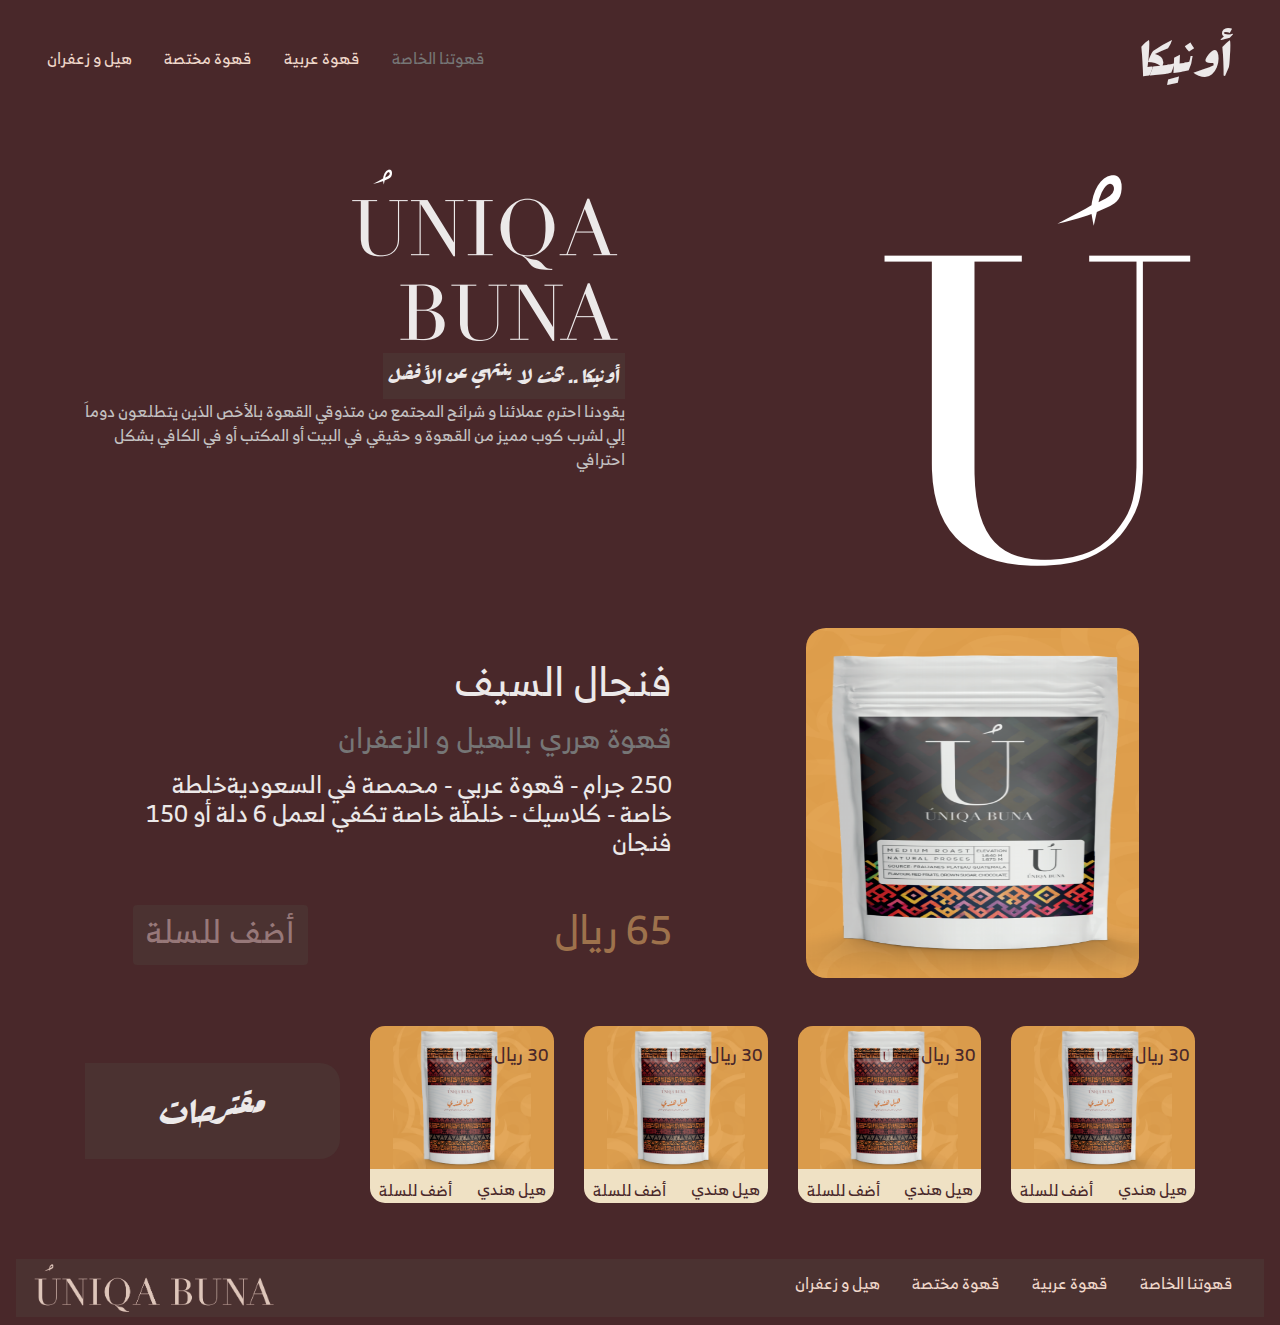
<file: product.html>
<!DOCTYPE html>
<html lang="ar">
  <head>
    <meta charset="utf-8">
    <meta name="viewport" content="width=device-width, initial-scale=1.0 maximum-scale=1">
    <title>site title </title>

    <link rel="preconnect" href="https://fonts.gstatic.com">
    <link href="https://fonts.googleapis.com/css2?family=Aref+Ruqaa&display=swap" rel="stylesheet">
    <link href="https://fonts.googleapis.com/css2?family=Rakkas&display=swap" rel="stylesheet">
    <link href="https://fonts.googleapis.com/css2?family=Amiri:ital,wght@0,700;1,400&display=swap" rel="stylesheet">
    <link href="css/animate.css" rel="stylesheet">
    <link href="css/bootstrap.min.css" rel="stylesheet">
    <link href="css/style.css" rel="stylesheet">
    <!-- <script src="https://kit.fontawesome.com/d24b72e522.js" crossorigin="anonymous"></script> -->
  </head>
  <body>

    <!--page in lg-->
    <section class="hide-up">

        <nav class="navbar navbar-expand-lg navbar-light rlt ">
            <div class="container-fluid">
              <a class="navbar-brand color-main ff-n" href="#" style="font-size: 60px;">أونيكا</a>
              <div class="justify-content-end">
                <div class="navbar-nav flex-row" id="nnaavv">
                  <a class="p-3 color-main-two Nav-link-active" href="#">قهوتنا الخاصة</a>
                  <a class="p-3 color-main-two" href="#">قهوة عربية</a>
                  <a class="p-3 color-main-two" href="#">قهوة مختصة</a>
                  <a class="p-3 color-main-two" href="#">هيل و زعفران</a>
    
                </div>
              </div>
            </div>
        </nav>
    
        <div class="container exexex">
    
            <section class="row my-5">
                <div class="col text-right">
                    <img src="img/logo2.png" class="mb-2">
                    <h4><mark class="ff-n mark color-main" style="background-color: #4b3231;">أونيكا .. بحث لا ينتهي عن الأفضل</mark></h4>
                    <p class="mt-2">يقودنا احترم عملائنا و شرائح المجتمع من متذوقي القهوة بالأخص الذين يتطلعون دوماَ إلي لشرب كوب مميز من القهوة و حقيقي في البيت 
                        أو المكتب أو في الكافي بشكل احترافي
                    </p>
                </div>
                <div class="col text-right">
                    <img src="img/logo.png">
                </div>
            </section>
    
           
            <section class="row my-5">
                
                <div class="col m-auto">
                    <div class="text-right py-2 px-5 ">
                        <h1 class="color-main my-3"> فنجال السيف</h1>
                        <h3 class="color-gray">قهوة هرري بالهيل و الزعفران</h3>
                        <h4 class="color-main my-3 rlt">250 جرام - قهوة عربي - محمصة في السعوديةخلطة خاصة - كلاسيك - خلطة خاصة تكفي لعمل 6 دلة  أو 150 فنجان</h4>
                        <div class="d-flex justify-content-between mt-5">
                            <button class="btn color-btn-2 btn-red-hover" style="box-shadow: none;background-color: #4b3231;"><h2>أضف للسلة</h2></button>
                            <h1 class="color-brown rlt">65 ريال</h1>
                        </div>
    
                    </div>
                </div>
    
                <div class="col-5 text-center">
                    <img src="img/pro2.png" class="w-75 main-img">
                </div>
    
            </section>
    
            <section class="row mt-5">
    
                <div class="col m-auto" >
                    <h1 class="ff-n color-main py-4 px-3 text-center border-20" style="background-color: #4b3231;border-radius:0 20px 20px 0;">  مقترحات</h1>
                </div>
    
                <div class="col-9" >
    
                   <div class="row">

                    <div class="col-3 position-relative" >
                        <span class="position-absolute color-red rlt free-price">30 ريال </span>
                        <div class="text-center bordert-20" style="background-color: #da9b4b;">
                            <img src="img/pro-3.png" class="img-w-sub bordert-20" style="">
                        </div>
                        <div class="text-right px-2 pt-2 borderb-20" style="background-color: #efe1c4;">
                            <div class="d-flex justify-content-between">
                                <button class="btn color-red p-0 btn-red-hover pro-b-f" style="box-shadow: none;">أضف للسلة</button>
                                <span class="color-red pro-b-f">هيل هندي</span>
                            </div>

                        </div>
                    </div>

                    <div class="col-3 position-relative" >
                        <span class="position-absolute color-red rlt free-price">30 ريال </span>
                        <div class="text-center bordert-20" style="background-color: #da9b4b;">
                            <img src="img/pro-3.png" class="img-w-sub bordert-20" style="">
                        </div>
                        <div class="text-right px-2 pt-2 borderb-20" style="background-color: #efe1c4;">
                            <div class="d-flex justify-content-between">
                                <button class="btn color-red p-0 btn-red-hover pro-b-f" style="box-shadow: none;">أضف للسلة</button>
                                <span class="color-red pro-b-f">هيل هندي</span>
                            </div>

                        </div>
                    </div>

                    <div class="col-3 position-relative" >
                        <span class="position-absolute color-red rlt free-price">30 ريال </span>
                        <div class="text-center bordert-20" style="background-color: #da9b4b;">
                            <img src="img/pro-3.png" class="img-w-sub bordert-20" style="">
                        </div>
                        <div class="text-right px-2 pt-2 borderb-20" style="background-color: #efe1c4;">
                            <div class="d-flex justify-content-between">
                                <button class="btn color-red p-0 btn-red-hover pro-b-f" style="box-shadow: none;">أضف للسلة</button>
                                <span class="color-red pro-b-f">هيل هندي</span>
                            </div>

                        </div>
                    </div>

                    <div class="col-3 position-relative" >
                        <span class="position-absolute color-red rlt free-price">30 ريال </span>
                        <div class="text-center bordert-20" style="background-color: #da9b4b;">
                            <img src="img/pro-3.png" class="img-w-sub bordert-20" style="">
                        </div>
                        <div class="text-right px-2 pt-2 borderb-20" style="background-color: #efe1c4;">
                            <div class="d-flex justify-content-between">
                                <button class="btn color-red p-0 btn-red-hover pro-b-f" style="box-shadow: none;">أضف للسلة</button>
                                <span class="color-red pro-b-f">هيل هندي</span>
                            </div>

                        </div>
                    </div>
    
                </div>
                
            </section>
    
        </div>
    
        <nav class="navbar navbar-expand-lg navbar-light rlt mt-5">
            <div class="container-fluid flex-nowrap " style="background-color: #4b3231">
              <div class="justify-content-end" >
                <div class="navbar-nav flex-row">
                    <a class="px-3 color-main-two" href="#"><h6>قهوتنا الخاصة</h6></a>
                    <a class="px-3 color-main-two" href="#"><h6>قهوة عربية</h6></a>
                    <a class="px-3 color-main-two" href="#"><h6>قهوة مختصة</h6></a>
                    <a class="px-3 color-main-two" href="#"><h6>هيل و زعفران</h6></a>
      
                  </div>
              </div>
              <img src="img/logo-sm.png" style="width: 20%;">
            </div>
        </nav>

    </section>

    <!--page in md-->

    <section class=" mb-0 pb-0 hide-down">

        <nav class="row p-3">

            <div class="col">
                <img src="img/logo-sm.png" class="w-75 logo-sm"> 
            </div>

            <a href="./cart.html" class="col-3 text-right">
                <img src="img/shopping-cart.svg" class=" shopping-cart mt-3">
            </a>

        </nav>

        <section class="container">

            <nav class="mt-5">

                <div class="d-flex flex-row justify-content-between">
                    <a class="p-1 color-main-two rb" href="#"><h6>سياسة الشراء</h6></a>
                    <a class="p-1 color-main-two rb" href="#"><h6> عن أونيكا</h6></a>
                    <a class="p-1 color-main-two rb" href="#"><h6> المنتجات</h6></a>
                    <a class="p-1 color-main-two rb" href="#"><h6> الرئيسية</h6></a>
               </div>
                
            </nav>

        
           

            <section class="row my-b  mt-3" >

                <div class="col-12 text-center ">
                    <div class="position-relative m-auto" style="width: fit-content;">
                        <img src="img/pro2.png" class="pro-img-img" style="border-radius: 20px !important;">
                        <img src="img/new.png" id="new" class=" position-absolute">
                    </div>
                </div>
 
                <div class="col-12" >
                    <div class="text-right py-2 pr-4">
                        <div class="">
                            <h2 class="color-main my-3"> فنجال السيف</h2>
                        <h5 class="color-main">قهوة هرري بالهيل و الزعفران</h5>
                        <p class="color-main my-3 rlt">250 جرام - قهوة عربي - محمصة في السعوديةخلطة خاصة - كلاسيك - خلطة خاصة تكفي لعمل 6 دلة  أو 150 فنجان</p>
                        </div>
                        <div class="d-flex justify-content-between mb-4">
                            <button class="btn color-brown btn-red-hover" style="box-shadow: none;"><h2>أضف للسلة</h2></button>
                            <h2 class="color-brown rlt">65 ريال</h2>
                        </div>
    
                    </div>
                </div>

    
            </section> 
           
        </section>


        

    </section>

    
    <nav class="rlt position-fixed w-100 mb-0 pb-0 hide-down" style="bottom: 0;z-index: 20;" >
        <div class="d-flex flex-row justify-content-around nav-but pr-2" style="background-color: #4b3231;">
            <a class="p-1 color-main-two rb" href="#">قهوتنا الخاصة</a>
            <a class="p-1 color-main-two rb" href="#">قهوة عربية</a>
            <a class="p-1 color-main-two rb" href="#">قهوة مختصة</a>
            <a class="p-1 color-main-two rb" href="#">هيل و زعفران</a>

        </div>
    </nav>


    
    <script src="js/app.js"></script>

  </body>

</html>
</file>
<file: css/style.css>
* {
  -webkit-box-sizing: border-box;
          box-sizing: border-box;
  padding: 0;
  margin: 0; }

html {
  scroll-behavior: smooth; }

@font-face {
  font-family: 'rb';
  src: url("./../font/RB Regular.ttf"); }

body {
  font-family: 'rb','Amiri', serif;
  overflow-x: hidden !important;
  background-color: #49282a !important;
  color: #c4c2c2 !important; }

@font-face {
  font-family: 'woodmart-font';
  src: url("./../font/woodmart-font.woff"); }

.cd {
  font-family: 'Aref Ruqaa', serif !important; }

.added_to_cart {
  display: block;
  color: #767676 !important; }

.rlt {
  direction: rtl !important; }

.llt {
  direction: ltr !important; }

.float-right {
  float: right !important; }

.color-main {
  color: #ece9e9 !important; }

.ff-n {
  font-family: 'Rakkas', cursive, sans-serif; }

.bordert-20 {
  border-radius: 15px 15px 0 0 !important; }

.borderb-20 {
  border-radius: 0 0 15px 15px !important; }

.color-red {
  color: #49282a !important; }

.color-gray {
  color: #767676 !important; }

.color-main-two {
  color: #f0d8cb !important; }

.color-brown {
  color: #9e724c !important; }

.bg-brown {
  background-color: #9e724c !important; }

.color-btn-2 {
  color: #977879 !important; }

.btn-red-hover:hover {
  color: #767676 !important; }

.Nav-link-active {
  color: #767676 !important; }

@media (max-width: 767px) {
  .hide-up {
    display: none !important; } }

@media (min-width: 767px) {
  .hide-down {
    display: none !important; } }

.shopping-cart {
  width: 40%; }
  @media (max-width: 450px) {
    .shopping-cart {
      width: 60%; } }

@media (max-width: 450px) {
  .logo-sm {
    width: 90% !important; } }

.nav-but a {
  font-size: .91rem; }
  @media (max-width: 325px) {
    .nav-but a {
      font-size: .85rem; } }

ul, ol {
  padding: 0; }

a {
  text-decoration: none !important; }

.header {
  display: -webkit-box;
  display: -ms-flexbox;
  display: flex;
  -webkit-box-orient: horizontal;
  -webkit-box-direction: normal;
  -ms-flex-direction: row;
  flex-direction: row;
  -webkit-box-pack: justify;
  -ms-flex-pack: justify;
  justify-content: space-between;
  margin: 20px; }

.header .Main_title p {
  font-size: 55px;
  color: #807f7f;
  font-weight: 900;
  text-align: right; }

.header .transfer {
  display: -webkit-box;
  display: -ms-flexbox;
  display: flex;
  -webkit-box-orient: horizontal;
  -webkit-box-direction: normal;
  -ms-flex-direction: row;
  flex-direction: row; }

.header .transfer .btn_tran,
.header .transfer .a_tran {
  cursor: pointer;
  font-size: 35px;
  color: #c9c9c9;
  margin: 0 7px; }

.navbar .Heart_icon .h,
.navbar .buy_icon .h {
  text-decoration: none; }

.navbar .Heart_icon i,
.navbar .buy_icon i {
  font-size: 27; }

.navbar .Heart_icon span,
.navbar .buy_icon span {
  position: absolute;
  top: -10px;
  right: -10px;
  font-weight: 500;
  font-size: 12px;
  color: #fff;
  padding: 0px 4px;
  border-radius: 2px;
  background-color: #da9b4b; }

.navbar .Heart_icon img,
.navbar .buy_icon img {
  width: 100%;
  height: 100%;
  cursor: pointer; }

.header .transfer .btn_tran {
  background-color: transparent;
  outline: none;
  border: none;
  height: -webkit-fit-content;
  height: -moz-fit-content;
  height: fit-content; }

.sp_header {
  -webkit-box-pack: end;
  -ms-flex-pack: end;
  justify-content: flex-end;
  margin-top: 0; }

.sp_header .Main_title p {
  color: #fff; }

.shopping-cart22 {
  width: 15%; }

@media (max-width: 992px) {
  .shopping-cart22 {
    width: 25%; } }

.navbar .buy_icon {
  width: 40px;
  margin-top: 15px;
  position: relative; }

.navbar .dropdown {
  position: relative;
  display: inline-block; }

.navbar .dropdown .arr {
  position: absolute;
  top: 20px;
  left: 17px;
  width: 25px;
  height: 25px;
  background-color: #1f2040;
  -webkit-transform: rotateZ(45deg);
  -ms-transform: rotate(45deg);
  transform: rotateZ(45deg);
  display: none; }

.navbar .dropdown .arr_style {
  background-color: #fff;
  top: 45px;
  left: 10px; }

@media (max-width: 767px) {
  .navbar .dropdown .arr_style {
    left: 5px; } }

.navbar .dropdown .dropdown-content {
  display: none;
  position: absolute;
  top: 25px;
  left: 10px;
  background-color: #1f2040;
  min-width: 380px;
  -webkit-box-shadow: 0px 8px 16px 0px rgba(0, 0, 0, 0.2);
  box-shadow: 0px 8px 16px 0px rgba(0, 0, 0, 0.2);
  padding: 12px 20px;
  z-index: 100;
  -webkit-box-orient: horizontal;
  -webkit-box-direction: normal;
  -ms-flex-direction: row;
  flex-direction: row; }

@media (max-width: 767px) {
  .navbar .dropdown .dropdown-content {
    left: -110px; } }

@media (max-width: 567px) {
  .navbar .dropdown .dropdown-content {
    min-width: auto;
    -webkit-box-orient: vertical;
    -webkit-box-direction: normal;
    -ms-flex-direction: column;
    flex-direction: column;
    width: 220px;
    left: -65px; } }

.navbar .dropdown .dropdown-content .part_one_dropdown {
  width: 60%;
  display: -webkit-box;
  display: -ms-flexbox;
  display: flex;
  -webkit-box-orient: vertical;
  -webkit-box-direction: normal;
  -ms-flex-direction: column;
  flex-direction: column;
  margin-right: 10px; }

@media (max-width: 567px) {
  .navbar .dropdown .dropdown-content .part_one_dropdown {
    width: 100%;
    -webkit-box-align: center;
    -ms-flex-align: center;
    align-items: center; } }

.navbar .dropdown .dropdown-content .part_one_dropdown p {
  width: 100%;
  color: #fff;
  text-align: right;
  margin-bottom: 12px; }

@media (max-width: 567px) {
  .navbar .dropdown .dropdown-content .part_one_dropdown p {
    text-align: center; } }

.navbar .dropdown .dropdown-content .part_one_dropdown ul {
  display: -webkit-box;
  display: -ms-flexbox;
  display: flex;
  -webkit-box-orient: vertical;
  -webkit-box-direction: normal;
  -ms-flex-direction: column;
  flex-direction: column;
  -ms-flex-wrap: wrap;
  flex-wrap: wrap; }

.navbar .dropdown .dropdown-content .part_one_dropdown ul li {
  color: #fff;
  margin: 5px 0;
  font-weight: 300;
  cursor: pointer; }

.navbar .dropdown .dropdown-content .part_one_dropdown ul li:hover {
  text-decoration: underline; }

.navbar .dropdown .dropdown-content .part_two_dropdown {
  width: 40%;
  display: -webkit-box;
  display: -ms-flexbox;
  display: flex;
  -webkit-box-orient: vertical;
  -webkit-box-direction: normal;
  -ms-flex-direction: column;
  flex-direction: column; }

@media (max-width: 567px) {
  .navbar .dropdown .dropdown-content .part_two_dropdown {
    width: 100%;
    margin-right: 10px;
    margin-top: 20px;
    -webkit-box-align: center;
    -ms-flex-align: center;
    align-items: center; } }

.navbar .dropdown .dropdown-content .part_two_dropdown p {
  width: 100%;
  text-align: right;
  margin-bottom: 12px;
  color: #fff; }

@media (max-width: 567px) {
  .navbar .dropdown .dropdown-content .part_two_dropdown p {
    text-align: center; } }

.navbar .dropdown .dropdown-content .part_two_dropdown ul {
  display: -webkit-box;
  display: -ms-flexbox;
  display: flex;
  -webkit-box-orient: vertical;
  -webkit-box-direction: normal;
  -ms-flex-direction: column;
  flex-direction: column;
  -ms-flex-wrap: wrap;
  flex-wrap: wrap; }

.navbar .dropdown .dropdown-content .part_two_dropdown ul li {
  color: #fff;
  margin: 5px 0;
  font-weight: 300;
  cursor: pointer; }

.navbar .dropdown .dropdown-content .part_two_dropdown ul li:hover {
  text-decoration: underline; }

.navbar .dropdown .style {
  display: none;
  text-align: center;
  -webkit-box-orient: vertical;
  -webkit-box-direction: normal;
  -ms-flex-direction: column;
  flex-direction: column;
  position: absolute;
  background-color: #f9f9f9;
  -webkit-box-shadow: 0px 8px 16px 0px rgba(0, 0, 0, 0.2);
  box-shadow: 0px 8px 16px 0px rgba(0, 0, 0, 0.2);
  z-index: 100;
  top: 45px;
  left: 5px;
  width: 380px;
  padding: 12px 0; }

@media (max-width: 767px) {
  .navbar .dropdown .style {
    direction: rtl;
    left: -345px; } }

@media (max-width: 400px) {
  .navbar .dropdown .style {
    width: 300px;
    left: -260px; } }

.navbar .dropdown .style .buy_head {
  width: 100%;
  display: -webkit-box;
  display: -ms-flexbox;
  display: flex;
  -webkit-box-orient: horizontal;
  -webkit-box-direction: normal;
  -ms-flex-direction: row;
  flex-direction: row;
  -webkit-box-pack: justify;
  -ms-flex-pack: justify;
  justify-content: space-between;
  padding: 0 10px;
  border-bottom: 2px solid #949599; }

@media (max-width: 400px) {
  .navbar .dropdown .style .buy_head {
    -webkit-box-orient: vertical;
    -webkit-box-direction: normal;
    -ms-flex-direction: column;
    flex-direction: column;
    text-align: center; } }

.navbar .dropdown .style .buy_head .t1 {
  font-size: 18px;
  color: #49282a;
  margin-bottom: 10px; }

.navbar .dropdown .style .buy_head .t2 {
  color: #9e724c; }

.navbar .dropdown .style .buy_head .t2 span {
  color: #9e724c; }

.navbar .dropdown .style ::-webkit-scrollbar {
  width: 8px;
  height: 8px; }

.navbar .dropdown .style ::-webkit-scrollbar-track {
  background: #949599; }

.navbar .dropdown .style ::-webkit-scrollbar-thumb {
  background: #713c97; }

.navbar .dropdown .style ::-webkit-scrollbar-thumb:hover {
  background: #44265a; }

.navbar .dropdown .style .buy_all_products {
  width: 100%;
  max-height: 225px;
  overflow-y: scroll;
  padding: 0 20px;
  margin: 10px 0;
  display: -webkit-box;
  display: -ms-flexbox;
  display: flex;
  -webkit-box-orient: vertical;
  -webkit-box-direction: normal;
  -ms-flex-direction: column;
  flex-direction: column;
  -webkit-box-pack: start;
  -ms-flex-pack: start;
  justify-content: flex-start;
  -webkit-box-align: center;
  -ms-flex-align: center;
  align-items: center; }

.navbar .dropdown .style .buy_all_products .buy_pro {
  width: 100%;
  height: 120px;
  padding: 22px 0;
  border-bottom: 2px solid #949599;
  display: -webkit-box;
  display: -ms-flexbox;
  display: flex;
  -webkit-box-orient: horizontal;
  -webkit-box-direction: normal;
  -ms-flex-direction: row;
  flex-direction: row;
  -webkit-box-pack: justify;
  -ms-flex-pack: justify;
  justify-content: space-between;
  -webkit-box-align: center;
  -ms-flex-align: center;
  align-items: center; }

.navbar .dropdown .style .buy_all_products .buy_pro .buy_pro_img {
  height: 80px;
  width: 100px;
  margin-left: 10px; }

.navbar .dropdown .style .buy_all_products .buy_pro .buy_pro_img img {
  width: 100%;
  height: 100%; }

.navbar .dropdown .style .buy_all_products .buy_pro .buy_pro_info {
  width: 100%;
  height: 100%;
  display: -webkit-box;
  display: -ms-flexbox;
  display: flex;
  -webkit-box-orient: vertical;
  -webkit-box-direction: normal;
  -ms-flex-direction: column;
  flex-direction: column;
  -webkit-box-pack: start;
  -ms-flex-pack: start;
  justify-content: flex-start; }

.navbar .dropdown .style .buy_all_products .buy_pro .buy_pro_info .buy_pro_info_top {
  width: 100%;
  display: -webkit-box;
  display: -ms-flexbox;
  display: flex;
  -webkit-box-orient: horizontal;
  -webkit-box-direction: normal;
  -ms-flex-direction: row;
  flex-direction: row;
  -webkit-box-pack: justify;
  -ms-flex-pack: justify;
  justify-content: space-between;
  margin-bottom: 10px; }

.navbar .dropdown .style .buy_all_products .buy_pro .buy_pro_info .buy_pro_info_bottom {
  width: 100%;
  display: -webkit-box;
  display: -ms-flexbox;
  display: flex;
  -webkit-box-orient: horizontal;
  -webkit-box-direction: normal;
  -ms-flex-direction: row;
  flex-direction: row;
  -webkit-box-pack: justify;
  -ms-flex-pack: justify;
  justify-content: space-between; }

.navbar .dropdown .style .buy_all_products .buy_pro .buy_pro_info .buy_pro_info_bottom .QU {
  display: -webkit-box;
  display: -ms-flexbox;
  display: flex;
  -webkit-box-orient: horizontal;
  -webkit-box-direction: normal;
  -ms-flex-direction: row;
  flex-direction: row;
  -webkit-box-pack: start;
  -ms-flex-pack: start;
  justify-content: flex-start; }

.navbar .dropdown .style .buy_all_products .buy_pro .buy_pro_info .buy_pro_info_bottom .QU .t9 {
  font-size: 20px;
  margin: 0 5px;
  width: 25px;
  text-align: center;
  border: #1b1b1b solid 1px; }

@media (max-width: 400px) {
  .navbar .dropdown .style .buy_all_products .buy_pro .buy_pro_info .buy_pro_info_bottom .QU .t9 {
    font-size: 18px;
    width: 20px; } }

.navbar .dropdown .style .buy_all_products .buy_pro .buy_pro_info .buy_pro_info_bottom .QU span {
  width: 25px;
  height: 28px;
  margin: 0 5px 0 5px;
  background-color: #1ebab1;
  font-size: 25px;
  font-weight: 500;
  text-align: center;
  cursor: pointer; }

@media (max-width: 400px) {
  .navbar .dropdown .style .buy_all_products .buy_pro .buy_pro_info .buy_pro_info_bottom .QU span {
    font-size: 20px;
    width: 20px;
    height: 23px;
    margin: 0 3px 0 3px; } }

.navbar .dropdown .style .buy_all_products .buy_pro .buy_pro_info .buy_pro_info_bottom .QU span:hover {
  background-color: #189c95; }

.navbar .dropdown .style .buy_all_products .buy_pro .buy_pro_info .buy_pro_info_bottom .close {
  color: crimson;
  cursor: pointer;
  font-size: 15px;
  font-weight: 500; }

.navbar .dropdown .style .buy_total {
  display: -webkit-box;
  display: -ms-flexbox;
  display: flex;
  width: 100%;
  -webkit-box-pack: justify;
  -ms-flex-pack: justify;
  justify-content: space-between;
  background-color: #949599;
  padding: 10px 15px;
  -webkit-box-align: center;
  -ms-flex-align: center;
  align-items: center;
  margin: 10px 0; }

.navbar .dropdown .style .buy_total p {
  font-size: 16px;
  text-align: center;
  margin: auto; }

.navbar .dropdown .style .buy_edit {
  width: 100%;
  text-align: center;
  margin: 10px 0; }

.navbar .dropdown .style .buy_edit a {
  color: #000;
  font-size: 16px;
  cursor: pointer; }

.navbar .dropdown:hover .dropdown-content {
  display: -webkit-box;
  display: -ms-flexbox;
  text-align: center;
  display: flex; }

.navbar .dropdown:hover .arr {
  display: block; }

.header {
  display: -webkit-box;
  display: -ms-flexbox;
  display: flex;
  -webkit-box-orient: horizontal;
  -webkit-box-direction: normal;
      -ms-flex-direction: row;
          flex-direction: row;
  -webkit-box-pack: justify;
      -ms-flex-pack: justify;
          justify-content: space-between;
  margin: 20px; }
  .header .Main_title p {
    font-size: 55px;
    color: #807f7f;
    font-weight: 900;
    text-align: right; }
  .header .transfer {
    display: -webkit-box;
    display: -ms-flexbox;
    display: flex;
    -webkit-box-orient: horizontal;
    -webkit-box-direction: normal;
        -ms-flex-direction: row;
            flex-direction: row; }
    .header .transfer .btn_tran,
    .header .transfer .a_tran {
      cursor: pointer;
      font-size: 35px;
      color: #c9c9c9;
      margin: 0 7px; }
    .header .transfer .btn_tran {
      background-color: transparent;
      outline: none;
      border: none;
      height: -webkit-fit-content;
      height: -moz-fit-content;
      height: fit-content; }

.sp_header {
  -webkit-box-pack: end;
      -ms-flex-pack: end;
          justify-content: flex-end;
  margin-top: 0; }
  .sp_header .Main_title p {
    color: #fff; }

.f-990 {
  font-family: 'Aref Ruqaa', serif !important; }
  @media (max-width: 992px) {
    .f-990 {
      font-size: 12px; } }

.fb-990 {
  font-size: 1.25rem; }
  @media (max-width: 992px) {
    .fb-990 {
      font-size: 1rem; } }

#slider_pro .swiper-container {
  width: 100%;
  height: -webkit-fit-content;
  height: -moz-fit-content;
  height: fit-content; }

#slider_pro .swiper-slide {
  text-align: center;
  font-size: 18px;
  background: transparent;
  display: -webkit-box;
  display: -ms-flexbox;
  display: flex;
  -webkit-box-orient: vertical;
  -webkit-box-direction: normal;
      -ms-flex-direction: column;
          flex-direction: column;
  -webkit-box-pack: center;
      -ms-flex-pack: center;
          justify-content: center;
  -webkit-box-align: center;
      -ms-flex-align: center;
          align-items: center; }
  @media (max-width: 485px) {
    #slider_pro .swiper-slide .crazy-w {
      width: auto; } }
  @media (max-width: 385px) {
    #slider_pro .swiper-slide .crazy-w {
      width: 100%; } }

#slider_pro .swiper-pagination {
  bottom: 15px !important;
  z-index: 20000 !important; }
  #slider_pro .swiper-pagination .swiper-pagination-bullet {
    width: 10px !important;
    height: 10px !important; }
  #slider_pro .swiper-pagination .swiper-pagination-bullet-active {
    background-color: #9e724c !important; }

.header {
  display: -webkit-box;
  display: -ms-flexbox;
  display: flex;
  -webkit-box-orient: horizontal;
  -webkit-box-direction: normal;
      -ms-flex-direction: row;
          flex-direction: row;
  -webkit-box-pack: justify;
      -ms-flex-pack: justify;
          justify-content: space-between;
  margin: 20px; }
  .header .Main_title p {
    font-size: 55px;
    color: #807f7f;
    font-weight: 900;
    text-align: right; }
  .header .transfer {
    display: -webkit-box;
    display: -ms-flexbox;
    display: flex;
    -webkit-box-orient: horizontal;
    -webkit-box-direction: normal;
        -ms-flex-direction: row;
            flex-direction: row; }
    .header .transfer .btn_tran,
    .header .transfer .a_tran {
      cursor: pointer;
      font-size: 35px;
      color: #c9c9c9;
      margin: 0 7px; }
    .header .transfer .btn_tran {
      background-color: transparent;
      outline: none;
      border: none;
      height: -webkit-fit-content;
      height: -moz-fit-content;
      height: fit-content; }

.sp_header {
  -webkit-box-pack: end;
      -ms-flex-pack: end;
          justify-content: flex-end;
  margin-top: 0; }
  .sp_header .Main_title p {
    color: #fff; }

.border-b {
  border-bottom: 1px solid #e7e7e7; }

.bg-blue {
  background-color: #1b1930 !important; }

@media (max-width: 992px) {
  #your_bill {
    -webkit-box-ordinal-group: 201 !important;
        -ms-flex-order: 200 !important;
            order: 200 !important; } }

.pay_icon {
  width: 25px;
  height: 25px; }

.cr-border {
  border: 1px solid #574e5b;
  border-radius: 20px;
  padding: 3px; }

.tap {
  border-right: 2px solid #8a8a8a;
  padding-right: 10px; }

.cr_1 {
  display: -webkit-box;
  display: -ms-flexbox;
  display: flex;
  -webkit-box-pack: center;
      -ms-flex-pack: center;
          justify-content: center;
  -webkit-box-align: center;
      -ms-flex-align: center;
          align-items: center;
  border-radius: 50%;
  border: 2px solid #515151;
  width: 30px;
  height: 30px; }

.cr_2 {
  margin: auto;
  width: 20px;
  height: 20px;
  border-radius: 50%;
  border: 2px solid #515151; }

.free-price {
  top: 15px;
  right: 20px;
  font-size: 18px; }
  @media (max-width: 1200px) {
    .free-price {
      font-size: 14px; } }
  @media (max-width: 992px) {
    .free-price {
      font-size: 12px; } }

.pro-b-f {
  font-size: 16px; }
  @media (max-width: 992px) {
    .pro-b-f {
      font-size: 14px; } }
  @media (max-width: 805px) {
    .pro-b-f {
      font-size: 12px; } }

.img-w-sub {
  width: 75%; }
  @media (max-width: 992px) {
    .img-w-sub {
      width: 100%; } }

.exexex {
  max-width: 1140px !important; }

.main-img {
  border-radius: 20px !important;
  height: 350px; }
  @media (max-width: 992px) {
    .main-img {
      height: auto; } }

.pro-img-img {
  width: 240px !important;
  height: 275px !important; }

#new {
  bottom: 10px;
  left: 15px;
  width: 20% !important; }

.header {
  display: -webkit-box;
  display: -ms-flexbox;
  display: flex;
  -webkit-box-orient: horizontal;
  -webkit-box-direction: normal;
      -ms-flex-direction: row;
          flex-direction: row;
  -webkit-box-pack: justify;
      -ms-flex-pack: justify;
          justify-content: space-between;
  margin: 20px; }
  .header .Main_title p {
    font-size: 55px;
    color: #807f7f;
    font-weight: 900;
    text-align: right; }
  .header .transfer {
    display: -webkit-box;
    display: -ms-flexbox;
    display: flex;
    -webkit-box-orient: horizontal;
    -webkit-box-direction: normal;
        -ms-flex-direction: row;
            flex-direction: row; }
    .header .transfer .btn_tran,
    .header .transfer .a_tran {
      cursor: pointer;
      font-size: 35px;
      color: #c9c9c9;
      margin: 0 7px; }
    .header .transfer .btn_tran {
      background-color: transparent;
      outline: none;
      border: none;
      height: -webkit-fit-content;
      height: -moz-fit-content;
      height: fit-content; }

.sp_header {
  -webkit-box-pack: end;
      -ms-flex-pack: end;
          justify-content: flex-end;
  margin-top: 0; }
  .sp_header .Main_title p {
    color: #fff; }

.shopping-cart22 {
  width: 15%; }
  @media (max-width: 992px) {
    .shopping-cart22 {
      width: 25%; } }
</file>
